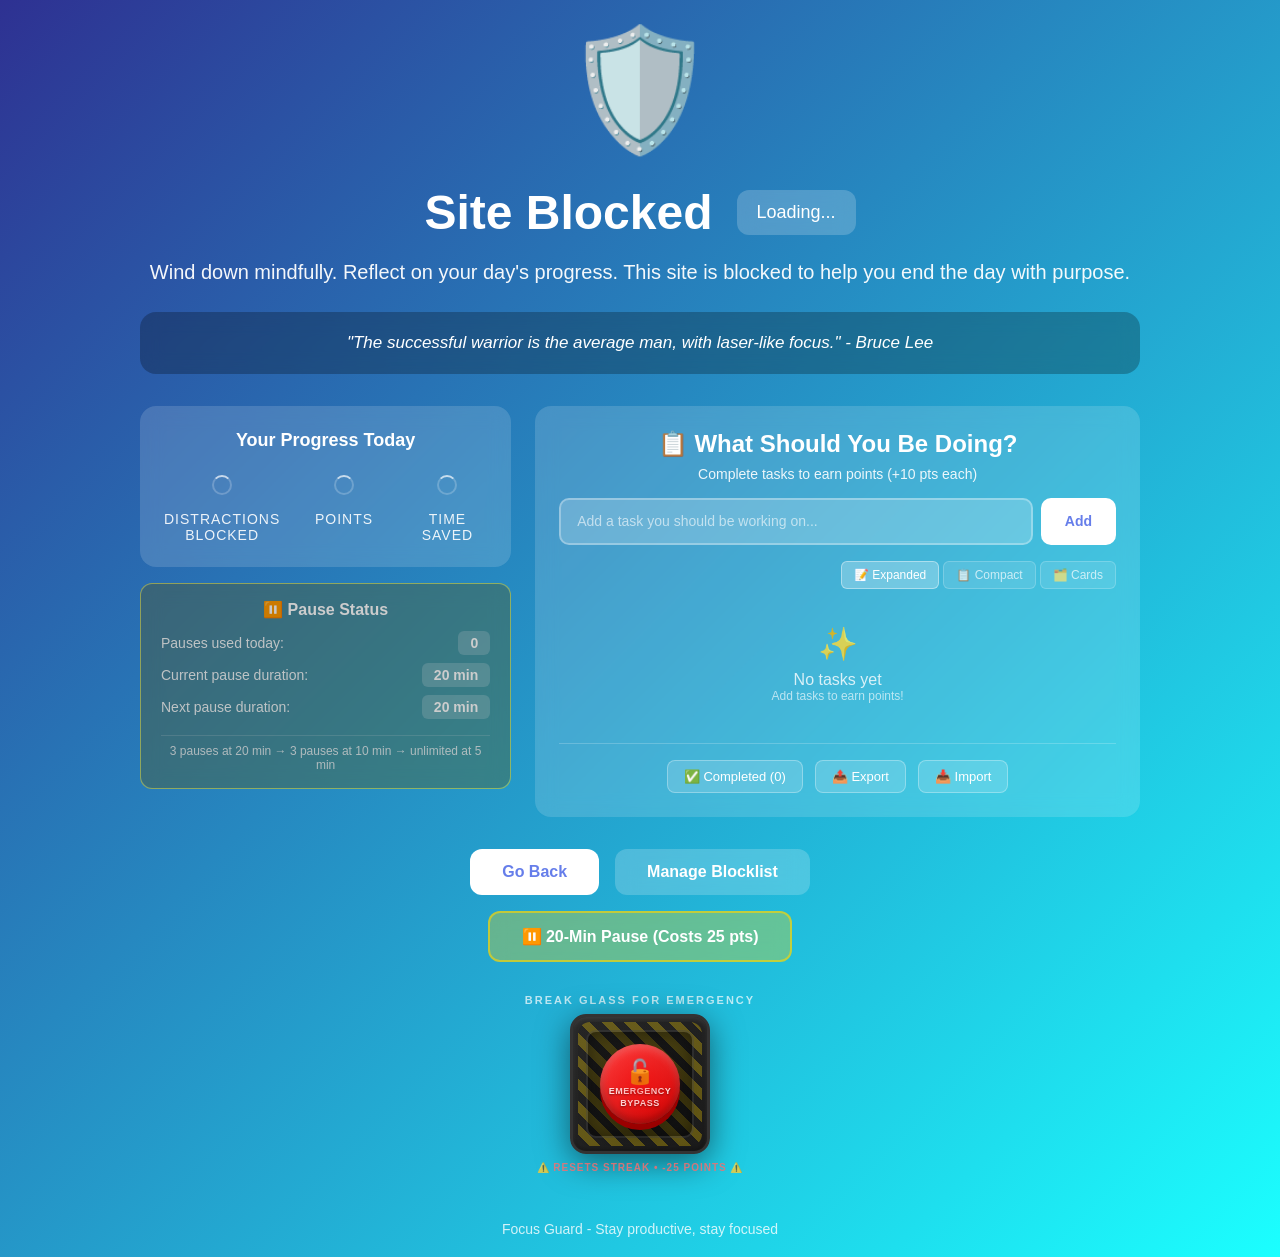
<file: blocked.html>
<!DOCTYPE html>
<html lang="en">
<head>
  <meta charset="UTF-8">
  <meta name="viewport" content="width=device-width, initial-scale=1.0">
  <title>Site Blocked - Focus Guard</title>
  <style>
    * {
      margin: 0;
      padding: 0;
      box-sizing: border-box;
    }
    
    body {
      font-family: -apple-system, BlinkMacSystemFont, 'Segoe UI', Roboto, Helvetica, Arial, sans-serif;
      background: linear-gradient(135deg, #667eea 0%, #764ba2 100%);
      min-height: 100vh;
      display: flex;
      align-items: center;
      justify-content: center;
      color: white;
      padding: 20px;
    }
    
    body.morning {
      background: linear-gradient(135deg, #FDB99B 0%, #F77062 50%, #C83E73 100%);
    }
    
    body.afternoon {
      background: linear-gradient(135deg, #667eea 0%, #764ba2 100%);
    }
    
    body.evening {
      background: linear-gradient(135deg, #2E3192 0%, #1BFFFF 100%);
    }
    
    .container {
      max-width: 1000px;
      text-align: center;
    }

    /* Header row with title and blocked URL side by side */
    .header-row {
      display: flex;
      align-items: center;
      justify-content: center;
      gap: 24px;
      flex-wrap: wrap;
      margin-bottom: 16px;
    }

    .header-row h1 {
      margin-bottom: 0;
    }

    /* Main content row with stats (left) and todo (right) side by side */
    .main-content-row {
      display: flex;
      gap: 24px;
      margin: 32px 0;
      align-items: flex-start;
    }

    .left-column {
      flex: 1;
      min-width: 280px;
      display: flex;
      flex-direction: column;
      gap: 16px;
    }

    .main-content-row .stats {
      margin-bottom: 0;
    }

    .main-content-row .pause-indicator {
      margin-top: 0;
    }

    .main-content-row .todo-section {
      flex: 1.5;
      min-width: 320px;
      margin-top: 0;
    }

    @media (max-width: 768px) {
      .header-row {
        flex-direction: column;
        gap: 16px;
      }

      .main-content-row {
        flex-direction: column;
      }

      .left-column,
      .main-content-row .todo-section {
        min-width: 100%;
      }
    }
    
    .icon {
      font-size: 120px;
      margin-bottom: 24px;
      animation: pulse 2s ease-in-out infinite;
    }
    
    @keyframes pulse {
      0%, 100% { transform: scale(1); }
      50% { transform: scale(1.05); }
    }
    
    h1 {
      font-size: 48px;
      font-weight: 700;
      margin-bottom: 16px;
    }
    
    .blocked-url {
      background: rgba(255, 255, 255, 0.2);
      padding: 12px 20px;
      border-radius: 12px;
      font-size: 18px;
      font-weight: 500;
      word-break: break-all;
      backdrop-filter: blur(10px);
    }
    
    .message {
      font-size: 20px;
      margin-bottom: 24px;
      opacity: 0.95;
      line-height: 1.6;
    }
    
    .stats {
      background: rgba(255, 255, 255, 0.15);
      padding: 24px;
      border-radius: 16px;
      margin-bottom: 32px;
      backdrop-filter: blur(10px);
    }
    
    .stats-grid {
      display: grid;
      grid-template-columns: repeat(3, 1fr);
      gap: 24px;
      margin-top: 16px;
    }
    
    .stat-item {
      text-align: center;
    }
    
    .stat-value {
      font-size: 36px;
      font-weight: 700;
      margin-bottom: 8px;
    }
    
    .stat-label {
      font-size: 14px;
      opacity: 0.9;
      text-transform: uppercase;
      letter-spacing: 1px;
    }
    
    .quote {
      font-style: italic;
      margin-bottom: 24px;
      font-size: 17px;
      background: rgba(0, 0, 0, 0.25);
      padding: 18px 24px;
      border-radius: 16px;
      backdrop-filter: blur(10px);
      line-height: 1.5;
    }
    
    .buttons {
      display: flex;
      gap: 16px;
      justify-content: center;
      flex-wrap: wrap;
    }
    
    .btn {
      padding: 14px 32px;
      border: none;
      border-radius: 12px;
      font-size: 16px;
      font-weight: 600;
      cursor: pointer;
      transition: all 0.2s ease;
      text-decoration: none;
      display: inline-block;
    }
    
    .btn-primary {
      background: white;
      color: #667eea;
    }
    
    .btn-primary:hover {
      transform: translateY(-2px);
      box-shadow: 0 8px 16px rgba(0,0,0,0.2);
    }
    
    .btn-secondary {
      background: rgba(255, 255, 255, 0.2);
      color: white;
      backdrop-filter: blur(10px);
    }
    
    .btn-secondary:hover {
      background: rgba(255, 255, 255, 0.3);
    }
    
    .footer {
      margin-top: 48px;
      font-size: 14px;
      opacity: 0.8;
    }
    
    .modal {
      display: none;
      position: fixed;
      top: 0;
      left: 0;
      width: 100%;
      height: 100%;
      background: rgba(0, 0, 0, 0.7);
      z-index: 1000;
      justify-content: center;
      align-items: center;
      animation: fadeIn 0.3s ease;
    }
    
    .modal.active {
      display: flex;
    }
    
    @keyframes fadeIn {
      from { opacity: 0; }
      to { opacity: 1; }
    }
    
    .modal-content {
      background: white;
      padding: 40px;
      border-radius: 24px;
      max-width: 500px;
      width: 90%;
      color: #1d1d1f;
      animation: slideUp 0.3s ease;
      box-shadow: 0 20px 60px rgba(0, 0, 0, 0.3);
    }
    
    @keyframes slideUp {
      from { transform: translateY(50px); opacity: 0; }
      to { transform: translateY(0); opacity: 1; }
    }
    
    .modal-header {
      text-align: center;
      margin-bottom: 24px;
    }
    
    .modal-icon {
      font-size: 64px;
      margin-bottom: 16px;
    }
    
    .modal-title {
      font-size: 24px;
      font-weight: 700;
      color: #1d1d1f;
      margin-bottom: 8px;
    }
    
    .modal-subtitle {
      color: #6e6e73;
      font-size: 14px;
    }
    
    .modal-body {
      margin-bottom: 24px;
    }
    
    .challenge-question {
      background: #f5f5f7;
      padding: 20px;
      border-radius: 12px;
      margin-bottom: 16px;
      font-size: 16px;
      font-weight: 500;
      color: #1d1d1f;
      line-height: 1.6;
    }
    
    .modal-input {
      width: 100%;
      padding: 16px;
      border: 2px solid #d2d2d7;
      border-radius: 12px;
      font-size: 14px;
      font-family: inherit;
      margin-bottom: 16px;
      transition: border-color 0.2s ease;
    }
    
    .modal-input:focus {
      outline: none;
      border-color: #667eea;
    }
    
    .modal-textarea {
      min-height: 100px;
      resize: vertical;
    }
    
    .phrase-to-type {
      background: #fff3cd;
      border: 2px solid #ffc107;
      padding: 16px;
      border-radius: 12px;
      text-align: center;
      font-weight: 600;
      font-size: 16px;
      margin-bottom: 16px;
      color: #856404;
    }
    
    .modal-buttons {
      display: flex;
      gap: 12px;
    }
    
    .modal-btn {
      flex: 1;
      padding: 14px;
      border: none;
      border-radius: 12px;
      font-size: 16px;
      font-weight: 600;
      cursor: pointer;
      transition: all 0.2s ease;
    }
    
    .modal-btn-primary {
      background: #667eea;
      color: white;
    }
    
    .modal-btn-primary:hover:not(:disabled) {
      background: #5568d3;
    }
    
    .modal-btn-primary:disabled {
      opacity: 0.5;
      cursor: not-allowed;
    }
    
    .modal-btn-secondary {
      background: #f5f5f7;
      color: #1d1d1f;
    }
    
    .modal-btn-secondary:hover {
      background: #e8e8ed;
    }
    
    .error-message {
      color: #ff3b30;
      font-size: 13px;
      margin-top: 8px;
      text-align: center;
    }
    
    .warning-text {
      background: #fff3cd;
      border-left: 4px solid #ffc107;
      padding: 12px 16px;
      margin-bottom: 16px;
      border-radius: 8px;
      font-size: 13px;
      color: #856404;
    }
    
    /* Todo List Styles */
    .todo-section {
      background: rgba(255, 255, 255, 0.15);
      padding: 24px;
      border-radius: 16px;
      margin-top: 32px;
      backdrop-filter: blur(10px);
      text-align: left;
    }
    
    .todo-input-container {
      display: flex;
      gap: 8px;
      margin-bottom: 16px;
    }
    
    .todo-input {
      flex: 1;
      padding: 12px 16px;
      border: 2px solid rgba(255, 255, 255, 0.3);
      border-radius: 10px;
      font-size: 14px;
      font-family: inherit;
      background: rgba(255, 255, 255, 0.2);
      color: white;
      transition: all 0.2s ease;
      resize: none;
      min-height: 44px;
      max-height: 120px;
      overflow-y: auto;
      line-height: 1.4;
    }

    .todo-input::placeholder {
      color: rgba(255, 255, 255, 0.6);
    }

    .todo-input:focus {
      outline: none;
      border-color: rgba(255, 255, 255, 0.6);
      background: rgba(255, 255, 255, 0.25);
    }
    
    .todo-add-btn {
      padding: 12px 24px;
      background: white;
      color: #667eea;
      border: none;
      border-radius: 10px;
      font-size: 14px;
      font-weight: 600;
      cursor: pointer;
      transition: all 0.2s ease;
    }
    
    .todo-add-btn:hover {
      transform: translateY(-2px);
      box-shadow: 0 4px 12px rgba(0, 0, 0, 0.2);
    }
    
    .todo-list {
      list-style: none;
      max-height: 250px;
      overflow-y: auto;
    }
    
    .todo-item {
      display: flex;
      align-items: center;
      gap: 12px;
      padding: 12px 16px;
      background: rgba(255, 255, 255, 0.1);
      border-radius: 10px;
      margin-bottom: 8px;
      transition: all 0.2s ease;
    }
    
    .todo-item:hover {
      background: rgba(255, 255, 255, 0.15);
    }
    
    .todo-item.completed {
      opacity: 0.6;
    }
    
    .todo-item.completed .todo-text {
      text-decoration: line-through;
    }
    
    .todo-checkbox {
      width: 24px;
      height: 24px;
      border: 2px solid rgba(255, 255, 255, 0.5);
      border-radius: 50%;
      cursor: pointer;
      display: flex;
      align-items: center;
      justify-content: center;
      transition: all 0.2s ease;
      flex-shrink: 0;
    }
    
    .todo-checkbox:hover {
      border-color: white;
      background: rgba(255, 255, 255, 0.2);
    }
    
    .todo-checkbox.checked {
      background: #34c759;
      border-color: #34c759;
    }
    
    .todo-checkbox.checked::after {
      content: "✓";
      color: white;
      font-size: 14px;
      font-weight: bold;
    }
    
    .todo-text {
      flex: 1;
      font-size: 14px;
      word-break: break-word;
      line-height: 1.4;
      white-space: pre-wrap;
    }

    /* Compact view - truncate long tasks */
    .todo-list.view-compact .todo-text {
      overflow: hidden;
      text-overflow: ellipsis;
      white-space: nowrap;
      max-width: 100%;
    }

    /* Expanded view - show full task (default) */
    .todo-list.view-expanded .todo-text {
      white-space: pre-wrap;
      overflow: visible;
    }

    /* Card view - each task as a card */
    .todo-list.view-cards {
      display: grid;
      grid-template-columns: repeat(auto-fill, minmax(200px, 1fr));
      gap: 12px;
      max-height: 350px;
    }

    .todo-list.view-cards .todo-item {
      flex-direction: column;
      align-items: flex-start;
      min-height: 80px;
      margin-bottom: 0;
    }

    .todo-list.view-cards .todo-text {
      margin: 8px 0;
      display: -webkit-box;
      -webkit-line-clamp: 4;
      -webkit-box-orient: vertical;
      overflow: hidden;
      white-space: normal;
    }

    .todo-list.view-cards .todo-checkbox {
      position: absolute;
      top: 12px;
      left: 12px;
    }

    .todo-list.view-cards .todo-delete {
      position: absolute;
      top: 8px;
      right: 8px;
    }

    .todo-list.view-cards .todo-item {
      position: relative;
      padding-left: 48px;
      padding-right: 36px;
    }

    /* View toggle styles */
    .view-toggle-container {
      display: flex;
      justify-content: flex-end;
      gap: 4px;
      margin-bottom: 12px;
    }

    .view-toggle-btn {
      padding: 6px 12px;
      background: rgba(255, 255, 255, 0.1);
      border: 1px solid rgba(255, 255, 255, 0.2);
      border-radius: 6px;
      color: rgba(255, 255, 255, 0.7);
      font-size: 12px;
      cursor: pointer;
      transition: all 0.2s ease;
    }

    .view-toggle-btn:hover {
      background: rgba(255, 255, 255, 0.15);
      color: white;
    }

    .view-toggle-btn.active {
      background: rgba(255, 255, 255, 0.25);
      border-color: rgba(255, 255, 255, 0.4);
      color: white;
    }
    
    .todo-delete {
      background: none;
      border: none;
      color: rgba(255, 255, 255, 0.5);
      cursor: pointer;
      font-size: 18px;
      padding: 4px 8px;
      border-radius: 6px;
      transition: all 0.2s ease;
    }
    
    .todo-delete:hover {
      color: #ff6b6b;
      background: rgba(255, 107, 107, 0.2);
    }
    
    .todo-empty {
      text-align: center;
      padding: 24px;
      opacity: 0.8;
    }
    
    .todo-actions {
      display: flex;
      gap: 12px;
      justify-content: center;
      margin-top: 16px;
      padding-top: 16px;
      border-top: 1px solid rgba(255, 255, 255, 0.2);
    }
    
    .todo-action-btn {
      padding: 8px 16px;
      background: rgba(255, 255, 255, 0.15);
      color: white;
      border: 1px solid rgba(255, 255, 255, 0.3);
      border-radius: 8px;
      font-size: 13px;
      font-weight: 500;
      cursor: pointer;
      transition: all 0.2s ease;
    }
    
    .todo-action-btn:hover {
      background: rgba(255, 255, 255, 0.25);
      border-color: rgba(255, 255, 255, 0.5);
    }

    .todo-action-btn.active {
      background: rgba(52, 199, 89, 0.3);
      border-color: rgba(52, 199, 89, 0.6);
    }
    
    .todo-points-badge {
      background: #34c759;
      color: white;
      padding: 2px 8px;
      border-radius: 10px;
      font-size: 11px;
      font-weight: 600;
      margin-left: 8px;
      animation: pop 0.3s ease;
    }
    
    @keyframes pop {
      0% { transform: scale(0); }
      50% { transform: scale(1.2); }
      100% { transform: scale(1); }
    }

    /* Pause Indicator Styles */
    .pause-indicator {
      background: rgba(255, 215, 0, 0.15);
      border: 1px solid rgba(255, 215, 0, 0.4);
      padding: 16px 20px;
      border-radius: 12px;
      margin-top: 24px;
      backdrop-filter: blur(10px);
    }

    .pause-indicator-title {
      font-size: 16px;
      font-weight: 600;
      margin-bottom: 12px;
      text-align: center;
    }

    .pause-indicator-content {
      display: flex;
      flex-direction: column;
      gap: 8px;
    }

    .pause-indicator-item {
      display: flex;
      justify-content: space-between;
      align-items: center;
      font-size: 14px;
    }

    .pause-indicator-label {
      opacity: 0.9;
    }

    .pause-indicator-value {
      font-weight: 600;
      background: rgba(255, 255, 255, 0.2);
      padding: 4px 12px;
      border-radius: 6px;
    }

    .pause-indicator-tier {
      font-size: 12px;
      opacity: 0.8;
      text-align: center;
      margin-top: 8px;
      padding-top: 8px;
      border-top: 1px solid rgba(255, 255, 255, 0.2);
    }

    /* Todo Edit Styles */
    .todo-edit-input {
      flex: 1;
      padding: 8px 12px;
      border: 2px solid rgba(255, 255, 255, 0.5);
      border-radius: 8px;
      font-size: 14px;
      font-family: inherit;
      background: rgba(255, 255, 255, 0.2);
      color: white;
      resize: none;
      min-height: 32px;
      max-height: 100px;
      line-height: 1.4;
    }

    .todo-edit-input:focus {
      outline: none;
      border-color: rgba(255, 255, 255, 0.8);
      background: rgba(255, 255, 255, 0.25);
    }

    .todo-edit-actions {
      display: flex;
      gap: 6px;
      margin-left: 8px;
    }

    .todo-edit-btn {
      padding: 6px 12px;
      border: none;
      border-radius: 6px;
      font-size: 12px;
      font-weight: 600;
      cursor: pointer;
      transition: all 0.2s ease;
    }

    .todo-edit-save {
      background: #34c759;
      color: white;
    }

    .todo-edit-save:hover {
      background: #2db84d;
    }

    .todo-edit-cancel {
      background: rgba(255, 255, 255, 0.2);
      color: white;
    }

    .todo-edit-cancel:hover {
      background: rgba(255, 255, 255, 0.3);
    }

    .todo-text {
      cursor: pointer;
    }

    .todo-text:hover:not(.editing) {
      text-decoration: underline;
      text-decoration-style: dotted;
      text-underline-offset: 3px;
    }

    .todo-item.editing {
      background: rgba(255, 255, 255, 0.2);
    }

    .todo-item.editing .todo-checkbox,
    .todo-item.editing .todo-delete {
      display: none;
    }

    /* Emergency Button - Factory Style */
    .emergency-container {
      margin-top: 32px;
      display: flex;
      flex-direction: column;
      align-items: center;
      gap: 8px;
    }

    .emergency-label {
      font-size: 11px;
      text-transform: uppercase;
      letter-spacing: 2px;
      opacity: 0.7;
      font-weight: 600;
    }

    .emergency-button-wrapper {
      position: relative;
      width: 140px;
      height: 140px;
    }

    /* Outer housing - like a factory button mount */
    .emergency-housing {
      position: absolute;
      inset: 0;
      background: linear-gradient(145deg, #2a2a2a, #1a1a1a);
      border-radius: 16px;
      box-shadow:
        0 8px 32px rgba(0, 0, 0, 0.5),
        inset 0 2px 4px rgba(255, 255, 255, 0.1),
        inset 0 -2px 4px rgba(0, 0, 0, 0.3);
      border: 3px solid #333;
    }

    /* Warning stripes */
    .emergency-stripes {
      position: absolute;
      inset: 8px;
      border-radius: 12px;
      background: repeating-linear-gradient(
        45deg,
        #1a1a1a,
        #1a1a1a 8px,
        #ffd700 8px,
        #ffd700 16px
      );
      opacity: 0.3;
    }

    /* Glass cover effect */
    .emergency-glass {
      position: absolute;
      inset: 16px;
      background: rgba(0, 0, 0, 0.3);
      border-radius: 10px;
      border: 2px solid rgba(255, 255, 255, 0.1);
      box-shadow: inset 0 0 20px rgba(0, 0, 0, 0.5);
    }

    /* The actual button */
    .emergency-btn {
      position: absolute;
      top: 50%;
      left: 50%;
      transform: translate(-50%, -50%);
      width: 80px;
      height: 80px;
      border-radius: 50%;
      border: none;
      cursor: pointer;
      background: linear-gradient(145deg, #ff4444, #cc0000);
      box-shadow:
        0 6px 0 #990000,
        0 8px 20px rgba(0, 0, 0, 0.4),
        inset 0 -4px 8px rgba(0, 0, 0, 0.3),
        inset 0 4px 8px rgba(255, 255, 255, 0.2);
      transition: all 0.1s ease;
      display: flex;
      flex-direction: column;
      align-items: center;
      justify-content: center;
      gap: 2px;
    }

    .emergency-btn:hover {
      background: linear-gradient(145deg, #ff5555, #dd1111);
      box-shadow:
        0 6px 0 #990000,
        0 8px 25px rgba(255, 0, 0, 0.4),
        inset 0 -4px 8px rgba(0, 0, 0, 0.3),
        inset 0 4px 8px rgba(255, 255, 255, 0.2);
    }

    .emergency-btn:active {
      transform: translate(-50%, -50%) translateY(4px);
      box-shadow:
        0 2px 0 #990000,
        0 4px 10px rgba(0, 0, 0, 0.4),
        inset 0 -2px 4px rgba(0, 0, 0, 0.3),
        inset 0 2px 4px rgba(255, 255, 255, 0.2);
    }

    .emergency-btn-icon {
      font-size: 24px;
      line-height: 1;
    }

    .emergency-btn-text {
      font-size: 9px;
      font-weight: 800;
      color: white;
      text-transform: uppercase;
      letter-spacing: 0.5px;
      text-shadow: 0 1px 2px rgba(0, 0, 0, 0.5);
    }

    /* Pulsing glow effect */
    .emergency-btn::before {
      content: '';
      position: absolute;
      inset: -4px;
      border-radius: 50%;
      background: radial-gradient(circle, rgba(255, 0, 0, 0.4) 0%, transparent 70%);
      animation: emergencyPulse 2s ease-in-out infinite;
      pointer-events: none;
    }

    @keyframes emergencyPulse {
      0%, 100% {
        opacity: 0.3;
        transform: scale(1);
      }
      50% {
        opacity: 0.6;
        transform: scale(1.1);
      }
    }

    /* Warning text below button */
    .emergency-warning {
      font-size: 10px;
      color: #ff6b6b;
      text-transform: uppercase;
      letter-spacing: 1px;
      font-weight: 600;
      opacity: 0.8;
    }

    /* Loading States */
    .loading-spinner {
      display: inline-block;
      width: 20px;
      height: 20px;
      border: 2px solid rgba(255, 255, 255, 0.3);
      border-radius: 50%;
      border-top-color: white;
      animation: spin 0.8s linear infinite;
    }

    @keyframes spin {
      to { transform: rotate(360deg); }
    }

    .section-loading {
      position: relative;
      pointer-events: none;
    }

    .section-loading::after {
      content: '';
      position: absolute;
      inset: 0;
      background: rgba(0, 0, 0, 0.2);
      border-radius: inherit;
      display: flex;
      align-items: center;
      justify-content: center;
    }

    .loading {
      opacity: 0.7;
    }

    .stat-value.loading {
      min-height: 36px;
      display: flex;
      align-items: center;
      justify-content: center;
    }
  </style>
</head>
<body>
  <div class="container">
    <!-- 1. Icon -->
    <div class="icon">🛡️</div>

    <!-- 2 & 4. Title and Blocked URL side-by-side -->
    <div class="header-row">
      <h1>Site Blocked</h1>
      <div class="blocked-url" id="blockedUrl">Loading...</div>
    </div>

    <!-- 3. Time Message -->
    <p class="message" id="timeMessage">This site is on your blocklist to help you stay focused and productive.</p>

    <!-- 5 (was 8). Quote -->
    <div class="quote">
      "The successful warrior is the average man, with laser-like focus." - Bruce Lee
    </div>

    <!-- User Goal Section (hidden by default) -->
    <div id="userGoalSection" style="display: none; background: rgba(255, 255, 255, 0.2); padding: 16px 24px; border-radius: 12px; margin: 24px 0; backdrop-filter: blur(10px);">
      <div style="font-size: 14px; opacity: 0.9; margin-bottom: 4px;">Your Goal:</div>
      <div style="font-size: 18px; font-weight: 600;" id="userGoal"></div>
    </div>

    <!-- 6 & 7. Stats + Pause Indicator (left) and Todo List (right) side-by-side -->
    <div class="main-content-row">
      <!-- LEFT COLUMN: Stats and Pause Indicator -->
      <div class="left-column">
        <div class="stats">
          <div style="font-size: 18px; font-weight: 600; margin-bottom: 8px;">Your Progress Today</div>
          <div class="stats-grid">
            <div class="stat-item">
              <div class="stat-value" id="totalBlocks">0</div>
              <div class="stat-label">Distractions Blocked</div>
            </div>
            <div class="stat-item">
              <div class="stat-value" id="currentPoints">0</div>
              <div class="stat-label">Points</div>
            </div>
            <div class="stat-item">
              <div class="stat-value" id="timeSaved">0m</div>
              <div class="stat-label">Time Saved</div>
            </div>
          </div>
        </div>

        <!-- Pause Info Indicator (now in left column) -->
        <div class="pause-indicator" id="pauseIndicator">
          <div class="pause-indicator-title">⏸️ Pause Status</div>
          <div class="pause-indicator-content">
            <div class="pause-indicator-item">
              <span class="pause-indicator-label">Pauses used today:</span>
              <span class="pause-indicator-value" id="pauseCountToday">0</span>
            </div>
            <div class="pause-indicator-item">
              <span class="pause-indicator-label">Current pause duration:</span>
              <span class="pause-indicator-value" id="currentPauseDuration">20 min</span>
            </div>
            <div class="pause-indicator-item">
              <span class="pause-indicator-label">Next pause duration:</span>
              <span class="pause-indicator-value" id="nextPauseDuration">20 min</span>
            </div>
            <div class="pause-indicator-tier" id="pauseTierInfo">
              3 pauses at 20 min → 3 pauses at 10 min → unlimited at 5 min
            </div>
          </div>
        </div>
      </div>

      <!-- RIGHT COLUMN: Todo List -->
      <div class="todo-section">
        <h2 style="font-size: 24px; margin-bottom: 8px; text-align: center;">📋 What Should You Be Doing?</h2>
        <p style="opacity: 0.9; margin-bottom: 16px; font-size: 14px; text-align: center;">Complete tasks to earn points (+10 pts each)</p>

        <div class="todo-input-container">
          <textarea
            id="todoInput"
            class="todo-input"
            placeholder="Add a task you should be working on..."
            rows="1"
          ></textarea>
          <button class="todo-add-btn" id="addTodoBtn">Add</button>
        </div>

        <div class="view-toggle-container">
          <button class="view-toggle-btn active" data-view="expanded" title="Expanded View">📝 Expanded</button>
          <button class="view-toggle-btn" data-view="compact" title="Compact View">📋 Compact</button>
          <button class="view-toggle-btn" data-view="cards" title="Card View">🗂️ Cards</button>
        </div>

        <ul class="todo-list view-expanded" id="todoList"></ul>

        <div class="todo-empty" id="todoEmpty">
          <div style="font-size: 32px; margin-bottom: 8px;">✨</div>
          <div>No tasks yet</div>
          <div style="font-size: 12px; opacity: 0.8;">Add tasks to earn points!</div>
        </div>

        <!-- Import/Export/View Completed Buttons -->
        <div class="todo-actions">
          <button class="todo-action-btn" id="viewCompletedBtn">✅ Completed (0)</button>
          <button class="todo-action-btn" id="exportTodosBtn">📤 Export</button>
          <button class="todo-action-btn" id="importTodosBtn">📥 Import</button>
          <input type="file" id="importTodosFile" accept=".json" style="display: none;">
        </div>
      </div>
    </div>

    <!-- 9. Navigation Buttons -->
    <div class="buttons">
      <button class="btn btn-primary" id="backButton">Go Back</button>
      <button class="btn btn-secondary" id="settingsButton">Manage Blocklist</button>
    </div>

    <!-- 11. Pause Button -->
    <div style="margin-top: 16px; display: flex; gap: 12px; flex-wrap: wrap; justify-content: center;">
      <button class="btn btn-secondary" id="pauseButton" style="background: rgba(255, 215, 0, 0.3); border: 2px solid rgba(255, 215, 0, 0.6);">
        ⏸️ 20-Min Pause (Costs 25 pts)
      </button>
    </div>

    <!-- Emergency Access Button - Factory Style -->
    <div class="emergency-container">
      <div class="emergency-label">Break Glass for Emergency</div>
      <div class="emergency-button-wrapper">
        <div class="emergency-housing"></div>
        <div class="emergency-stripes"></div>
        <div class="emergency-glass"></div>
        <button class="emergency-btn" id="breakGlassButton">
          <span class="emergency-btn-icon">🔓</span>
          <span class="emergency-btn-text">Emergency</span>
          <span class="emergency-btn-text">Bypass</span>
        </button>
      </div>
      <div class="emergency-warning">⚠️ Resets streak • -25 points ⚠️</div>
    </div>

    <!-- 12. Footer -->
    <div class="footer">
      Focus Guard - Stay productive, stay focused
    </div>
  </div>
  
  <!-- Break Glass Modal -->
  <div class="modal" id="breakGlassModal">
    <div class="modal-content">
      <div class="modal-header">
        <div class="modal-icon">🚨</div>
        <div class="modal-title">Emergency Access</div>
        <div class="modal-subtitle">Think carefully before proceeding</div>
      </div>
      
      <div class="modal-body">
        <div class="warning-text">
          Warning: Bypassing blocks will reset your streak and reduce your productivity score by 25 points.
        </div>
        
        <div class="phrase-to-type" id="phraseToType">I am wasting my time</div>
        
        <input 
          type="text" 
          class="modal-input" 
          id="phraseInput" 
          placeholder="Type the phrase exactly as shown above"
          autocomplete="off"
        >
        
        <div class="error-message" id="phraseError"></div>
      </div>
      
      <div class="modal-buttons">
        <button class="modal-btn modal-btn-secondary" id="cancelBreakGlass">Cancel</button>
        <button class="modal-btn modal-btn-primary" id="confirmBreakGlass" disabled>Proceed Anyway</button>
      </div>
    </div>
  </div>
  
  <!-- Challenge Question Modal -->
  <div class="modal" id="challengeModal">
    <div class="modal-content">
      <div class="modal-header">
        <div class="modal-icon">🤔</div>
        <div class="modal-title">Quick Reflection</div>
        <div class="modal-subtitle">Before you proceed...</div>
      </div>
      
      <div class="modal-body">
        <div class="challenge-question" id="challengeQuestion">
          Why do you need to access this site right now?
        </div>
        
        <textarea 
          class="modal-input modal-textarea" 
          id="challengeAnswer" 
          placeholder="Type your honest answer here..."
        ></textarea>
        
        <div class="warning-text">
          Your answer will be logged. Be honest with yourself.
        </div>
      </div>
      
      <div class="modal-buttons">
        <button class="modal-btn modal-btn-secondary" id="cancelChallenge">Go Back</button>
        <button class="modal-btn modal-btn-primary" id="confirmChallenge">Continue to Site</button>
      </div>
    </div>
  </div>
  
  <script src="blocked.js"></script>
</body>
</html>
</file>
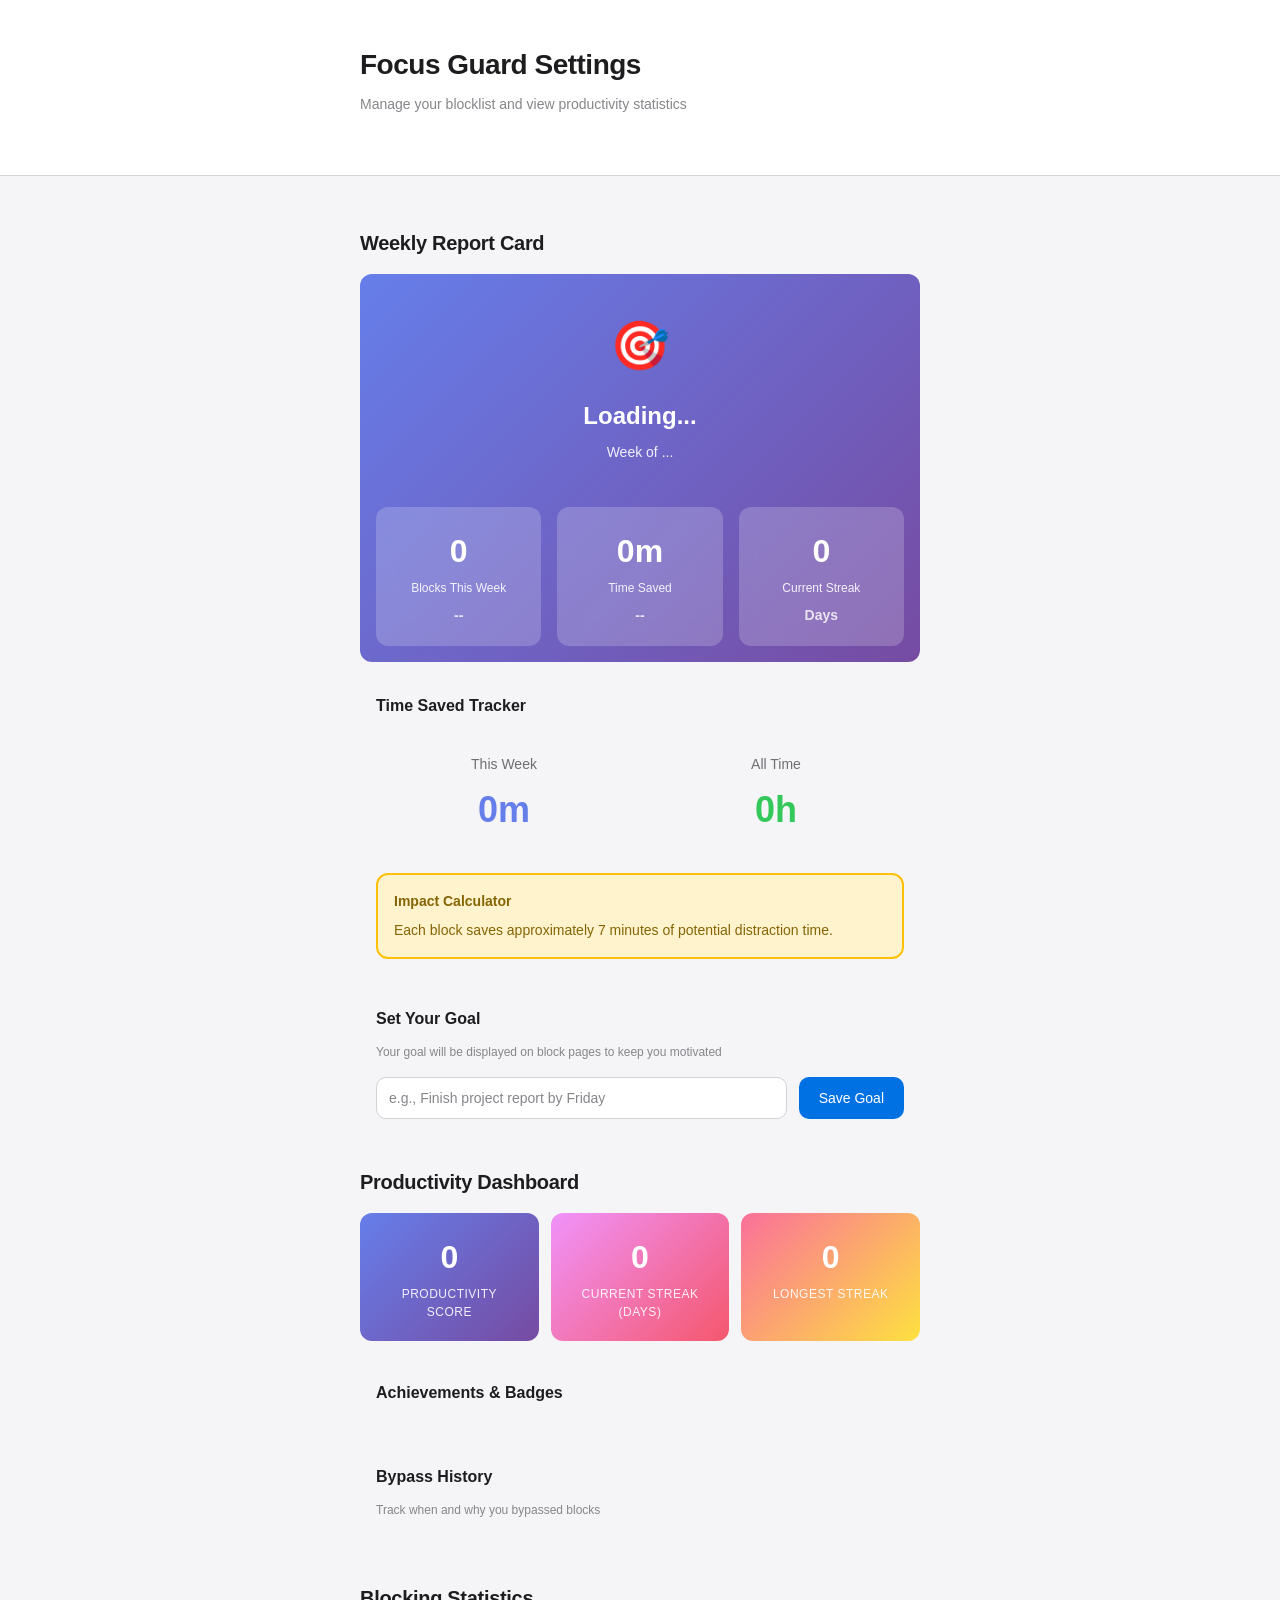
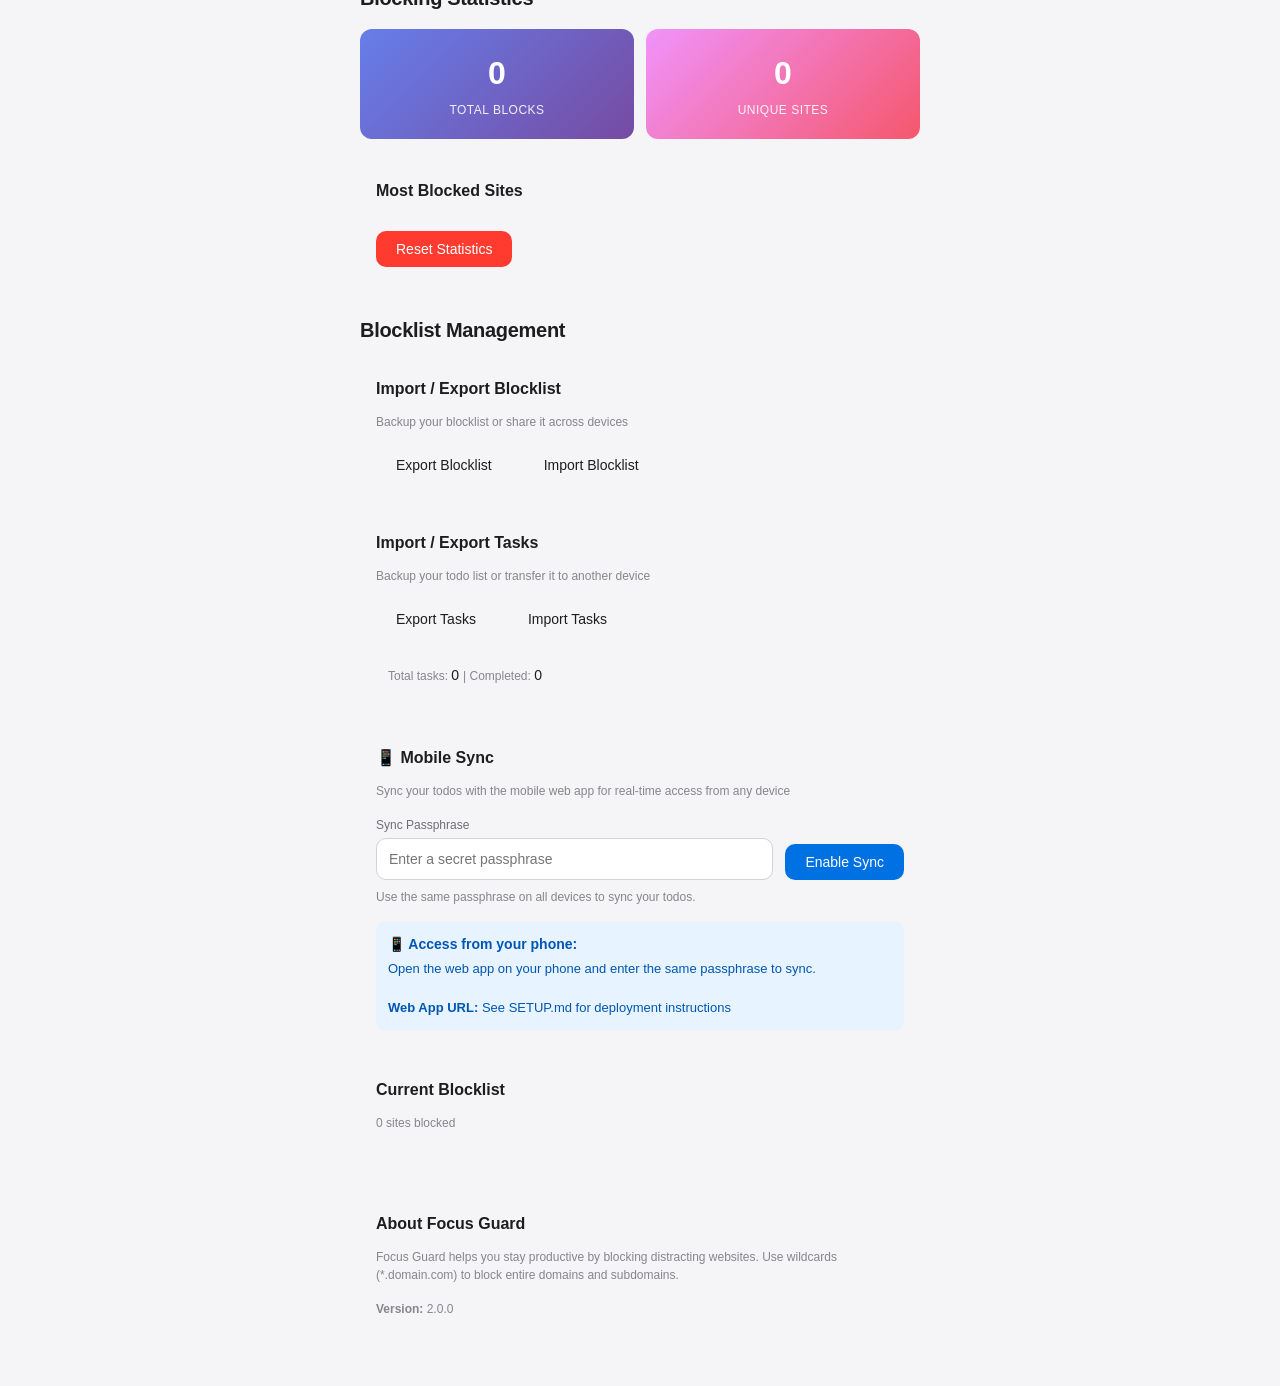
<file: options.html>
<!DOCTYPE html>
<html lang="en">
<head>
  <meta charset="UTF-8">
  <meta name="viewport" content="width=device-width, initial-scale=1.0">
  <title>Focus Guard - Settings</title>
  <link rel="stylesheet" href="styles.css">
  <style>
    body {
      background: #f5f5f7;
      min-height: 100vh;
    }
    
    .header {
      background: white;
      border-bottom: 1px solid #d2d2d7;
      padding: 24px 0;
      margin-bottom: 32px;
    }
    
    .import-export-buttons {
      display: flex;
      gap: 12px;
      margin-top: 16px;
    }
    
    .top-sites-list {
      background: white;
      border-radius: 12px;
      overflow: hidden;
    }
    
    .top-site-item {
      padding: 16px;
      border-bottom: 1px solid #f5f5f7;
      display: flex;
      justify-content: space-between;
      align-items: center;
    }
    
    .top-site-item:last-child {
      border-bottom: none;
    }
    
    .top-site-domain {
      font-weight: 500;
    }
    
    .top-site-count {
      background: #f5f5f7;
      padding: 4px 12px;
      border-radius: 12px;
      font-size: 13px;
      font-weight: 600;
      color: #667eea;
    }
    
    .reset-button {
      margin-top: 16px;
    }
    
    .badge-grid {
      display: grid;
      grid-template-columns: repeat(auto-fill, minmax(200px, 1fr));
      gap: 16px;
      margin-top: 16px;
    }
    
    .badge-item {
      background: linear-gradient(135deg, #667eea 0%, #764ba2 100%);
      color: white;
      padding: 20px;
      border-radius: 12px;
      text-align: center;
      position: relative;
      overflow: hidden;
    }
    
    .badge-item.locked {
      background: #e8e8ed;
      color: #86868b;
    }
    
    .badge-icon {
      font-size: 48px;
      margin-bottom: 8px;
    }
    
    .badge-name {
      font-weight: 600;
      font-size: 16px;
      margin-bottom: 4px;
    }
    
    .badge-description {
      font-size: 12px;
      opacity: 0.9;
    }
    
    .bypass-list {
      max-height: 400px;
      overflow-y: auto;
      margin-top: 16px;
    }
    
    .bypass-item {
      background: white;
      border: 1px solid #d2d2d7;
      border-radius: 10px;
      padding: 16px;
      margin-bottom: 12px;
    }
    
    .bypass-header {
      display: flex;
      justify-content: space-between;
      align-items: center;
      margin-bottom: 8px;
    }
    
    .bypass-domain {
      font-weight: 600;
      color: #1d1d1f;
    }
    
    .bypass-time {
      font-size: 12px;
      color: #86868b;
    }
    
    .bypass-reason {
      color: #6e6e73;
      font-size: 14px;
      font-style: italic;
      margin-top: 8px;
      padding: 8px;
      background: #f5f5f7;
      border-radius: 6px;
    }
    
    .empty-badges {
      text-align: center;
      padding: 40px 20px;
      color: #86868b;
    }
  </style>
</head>
<body>
  <div class="header">
    <div class="container">
      <h1>Focus Guard Settings</h1>
      <p class="text-muted">Manage your blocklist and view productivity statistics</p>
    </div>
  </div>
  
  <div class="container">
    <!-- Weekly Report Card -->
    <div class="section">
      <h2>Weekly Report Card</h2>
      
      <div class="card" style="background: linear-gradient(135deg, #667eea 0%, #764ba2 100%); color: white; border: none;">
        <div style="text-align: center; padding: 20px 0;">
          <div style="font-size: 48px; margin-bottom: 16px;" id="reportEmoji">🎯</div>
          <div style="font-size: 24px; font-weight: 700; margin-bottom: 8px;" id="reportMessage">Loading...</div>
          <div style="font-size: 14px; opacity: 0.9;" id="reportWeek">Week of ...</div>
        </div>
        
        <div style="display: grid; grid-template-columns: repeat(auto-fit, minmax(150px, 1fr)); gap: 16px; margin-top: 24px;">
          <div style="background: rgba(255,255,255,0.2); padding: 20px; border-radius: 12px; text-align: center; backdrop-filter: blur(10px);">
            <div style="font-size: 32px; font-weight: 700;" id="weekBlocks">0</div>
            <div style="font-size: 12px; opacity: 0.9; margin-top: 4px;">Blocks This Week</div>
            <div style="font-size: 14px; font-weight: 600; margin-top: 8px; opacity: 0.8;" id="weekBlocksChange">--</div>
          </div>
          
          <div style="background: rgba(255,255,255,0.2); padding: 20px; border-radius: 12px; text-align: center; backdrop-filter: blur(10px);">
            <div style="font-size: 32px; font-weight: 700;" id="weekTimeSaved">0m</div>
            <div style="font-size: 12px; opacity: 0.9; margin-top: 4px;">Time Saved</div>
            <div style="font-size: 14px; font-weight: 600; margin-top: 8px; opacity: 0.8;" id="weekTimeSavedChange">--</div>
          </div>
          
          <div style="background: rgba(255,255,255,0.2); padding: 20px; border-radius: 12px; text-align: center; backdrop-filter: blur(10px);">
            <div style="font-size: 32px; font-weight: 700;" id="weekStreak">0</div>
            <div style="font-size: 12px; opacity: 0.9; margin-top: 4px;">Current Streak</div>
            <div style="font-size: 14px; font-weight: 600; margin-top: 8px; opacity: 0.8;">Days</div>
          </div>
        </div>
      </div>
      
      <!-- Time Saved Totals -->
      <div class="card">
        <h3>Time Saved Tracker</h3>
        <div style="display: grid; grid-template-columns: repeat(auto-fit, minmax(200px, 1fr)); gap: 16px; margin-top: 16px;">
          <div style="background: #f5f5f7; padding: 20px; border-radius: 12px; text-align: center;">
            <div style="font-size: 14px; color: #6e6e73; margin-bottom: 8px;">This Week</div>
            <div style="font-size: 36px; font-weight: 700; color: #667eea;" id="totalWeekTimeSaved">0m</div>
          </div>
          
          <div style="background: #f5f5f7; padding: 20px; border-radius: 12px; text-align: center;">
            <div style="font-size: 14px; color: #6e6e73; margin-bottom: 8px;">All Time</div>
            <div style="font-size: 36px; font-weight: 700; color: #34c759;" id="totalAllTimeSaved">0h</div>
          </div>
        </div>
        
        <div style="background: #fff3cd; border: 2px solid #ffc107; padding: 16px; border-radius: 12px; margin-top: 16px; color: #856404;">
          <div style="font-weight: 600; margin-bottom: 8px;">Impact Calculator</div>
          <div style="font-size: 14px;" id="impactMessage">Each block saves approximately 7 minutes of potential distraction time.</div>
        </div>
      </div>
      
      <!-- User Goal Setting -->
      <div class="card">
        <h3>Set Your Goal</h3>
        <p class="text-muted text-small">Your goal will be displayed on block pages to keep you motivated</p>
        <div style="margin-top: 16px; display: flex; gap: 12px;">
          <input 
            type="text" 
            id="userGoalInput" 
            placeholder="e.g., Finish project report by Friday"
            style="flex: 1; padding: 12px; border: 1px solid #d2d2d7; border-radius: 10px; font-size: 14px;"
            maxlength="100"
          >
          <button class="btn-primary" id="saveGoalButton">Save Goal</button>
        </div>
        <div id="currentGoal" style="margin-top: 12px; display: none;">
          <div style="font-size: 12px; color: #6e6e73; margin-bottom: 4px;">Current Goal:</div>
          <div style="font-weight: 500; color: #1d1d1f;" id="currentGoalText"></div>
        </div>
      </div>
    </div>
    
    <!-- Productivity Section -->
    <div class="section">
      <h2>Productivity Dashboard</h2>
      
      <div class="stat-grid">
        <div class="stat-card">
          <div class="stat-value" id="productivityScore">0</div>
          <div class="stat-label">Productivity Score</div>
        </div>
        <div class="stat-card secondary">
          <div class="stat-value" id="currentStreak">0</div>
          <div class="stat-label">Current Streak (Days)</div>
        </div>
        <div class="stat-card" style="background: linear-gradient(135deg, #fa709a 0%, #fee140 100%);">
          <div class="stat-value" id="longestStreak">0</div>
          <div class="stat-label">Longest Streak</div>
        </div>
      </div>
      
      <!-- Badges -->
      <div class="card">
        <h3>Achievements & Badges</h3>
        <div id="badgesList"></div>
      </div>
      
      <!-- Bypass Log -->
      <div class="card">
        <h3>Bypass History</h3>
        <p class="text-muted text-small">Track when and why you bypassed blocks</p>
        <div id="bypassLog"></div>
      </div>
    </div>
    
    <!-- Statistics Section -->
    <div class="section">
      <h2>Blocking Statistics</h2>
      
      <div class="stat-grid">
        <div class="stat-card">
          <div class="stat-value" id="totalBlocks">0</div>
          <div class="stat-label">Total Blocks</div>
        </div>
        <div class="stat-card secondary">
          <div class="stat-value" id="uniqueSites">0</div>
          <div class="stat-label">Unique Sites</div>
        </div>
      </div>
      
      <div class="card">
        <h3>Most Blocked Sites</h3>
        <div id="topSitesList"></div>
        <button class="btn-danger reset-button" id="resetStatsButton">Reset Statistics</button>
      </div>
    </div>
    
    <!-- Blocklist Management Section -->
    <div class="section">
      <h2>Blocklist Management</h2>
      
      <div class="card">
        <h3>Import / Export Blocklist</h3>
        <p class="text-muted text-small">Backup your blocklist or share it across devices</p>
        
        <div class="import-export-buttons">
          <button class="btn-secondary" id="exportButton">Export Blocklist</button>
          <button class="btn-secondary" id="importButton">Import Blocklist</button>
        </div>
        
        <input type="file" id="importFile" accept=".json" style="display: none;">
      </div>
      
      <div class="card">
        <h3>Import / Export Tasks</h3>
        <p class="text-muted text-small">Backup your todo list or transfer it to another device</p>

        <div class="import-export-buttons">
          <button class="btn-secondary" id="exportTodosButton">Export Tasks</button>
          <button class="btn-secondary" id="importTodosButton">Import Tasks</button>
        </div>

        <input type="file" id="importTodosFile" accept=".json" style="display: none;">

        <div id="todoStats" style="margin-top: 16px; padding: 12px; background: #f5f5f7; border-radius: 8px;">
          <span class="text-muted text-small">Total tasks: </span>
          <span id="totalTodosCount">0</span>
          <span class="text-muted text-small"> | Completed: </span>
          <span id="completedTodosCount">0</span>
        </div>
      </div>

      <!-- Firebase Sync Section -->
      <div class="card" id="syncCard">
        <h3>📱 Mobile Sync</h3>
        <p class="text-muted text-small">Sync your todos with the mobile web app for real-time access from any device</p>

        <div id="syncDisabled" style="margin-top: 16px;">
          <div style="display: flex; gap: 12px; align-items: flex-end;">
            <div style="flex: 1;">
              <label style="font-size: 12px; color: #6e6e73; display: block; margin-bottom: 4px;">Sync Passphrase</label>
              <input
                type="password"
                id="syncPassphrase"
                placeholder="Enter a secret passphrase"
                style="width: 100%; padding: 12px; border: 1px solid #d2d2d7; border-radius: 10px; font-size: 14px;"
              >
            </div>
            <button class="btn-primary" id="enableSyncBtn">Enable Sync</button>
          </div>
          <p class="text-muted text-small" style="margin-top: 8px;">
            Use the same passphrase on all devices to sync your todos.
          </p>
        </div>

        <div id="syncEnabled" style="display: none; margin-top: 16px;">
          <div style="display: flex; align-items: center; gap: 12px; padding: 12px; background: #d4edda; border-radius: 8px; margin-bottom: 12px;">
            <span style="color: #155724; font-size: 20px;">✅</span>
            <div>
              <div style="font-weight: 600; color: #155724;">Sync Enabled</div>
              <div style="font-size: 12px; color: #155724;">Your todos are syncing across devices</div>
            </div>
          </div>

          <div style="display: flex; gap: 12px;">
            <button class="btn-secondary" id="forceSyncBtn">Force Sync Now</button>
            <button class="btn-danger" id="disableSyncBtn">Disable Sync</button>
          </div>
        </div>

        <div style="margin-top: 16px; padding: 12px; background: #e7f3ff; border-radius: 8px;">
          <div style="font-weight: 600; color: #0056b3; margin-bottom: 4px;">📱 Access from your phone:</div>
          <div style="font-size: 13px; color: #0056b3;">
            Open the web app on your phone and enter the same passphrase to sync.
            <br><br>
            <strong>Web App URL:</strong> <span id="webAppUrl" style="word-break: break-all;">See SETUP.md for deployment instructions</span>
          </div>
        </div>
      </div>
      
      <div class="card">
        <h3>Current Blocklist</h3>
        <p class="text-muted text-small" id="blocklistCount">0 sites blocked</p>
        <div id="fullBlocklist"></div>
      </div>
    </div>
    
    <!-- About Section -->
    <div class="section">
      <div class="card">
        <h3>About Focus Guard</h3>
        <p class="text-muted text-small">
          Focus Guard helps you stay productive by blocking distracting websites. 
          Use wildcards (*.domain.com) to block entire domains and subdomains.
        </p>
        <p class="text-muted text-small" style="margin: 0;">
          <strong>Version:</strong> 2.0.0
        </p>
      </div>
    </div>
  </div>
  
  <script src="options.js"></script>
</body>
</html>
</file>
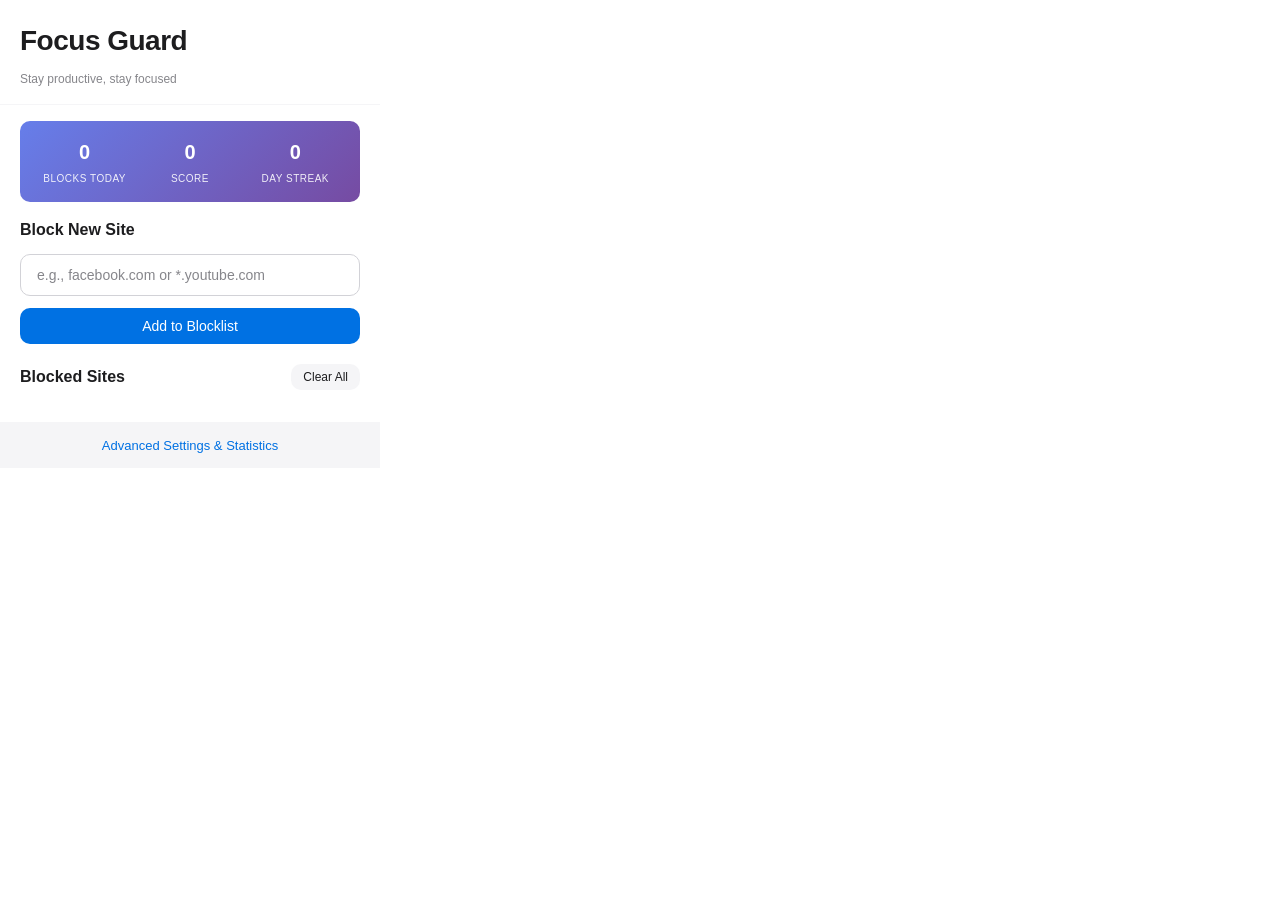
<file: popup.html>
<!DOCTYPE html>
<html lang="en">
<head>
  <meta charset="UTF-8">
  <meta name="viewport" content="width=device-width, initial-scale=1.0">
  <title>Focus Guard</title>
  <link rel="stylesheet" href="styles.css">
  <style>
    body {
      width: 380px;
      min-height: 400px;
      max-height: 600px;
    }
    
    .popup-header {
      padding: 20px 20px 16px;
      border-bottom: 1px solid #f5f5f7;
    }
    
    .popup-content {
      padding: 16px 20px;
      max-height: 450px;
      overflow-y: auto;
    }
    
    .add-site-form {
      margin-bottom: 20px;
    }
    
    .form-group {
      margin-bottom: 12px;
    }
    
    .blocklist-empty {
      text-align: center;
      padding: 40px 20px;
      color: #86868b;
    }
    
    .quick-stats {
      background: linear-gradient(135deg, #667eea 0%, #764ba2 100%);
      color: white;
      padding: 16px;
      border-radius: 10px;
      margin-bottom: 16px;
      display: grid;
      grid-template-columns: repeat(3, 1fr);
      gap: 8px;
      text-align: center;
    }
    
    .quick-stat-item {
      flex: 1;
    }
    
    .quick-stat-value {
      font-size: 20px;
      font-weight: 700;
    }
    
    .quick-stat-label {
      font-size: 10px;
      opacity: 0.9;
      text-transform: uppercase;
      letter-spacing: 0.5px;
      margin-top: 4px;
    }
    
    .footer-link {
      padding: 12px 20px;
      text-align: center;
      border-top: 1px solid #f5f5f7;
      background: #f5f5f7;
    }
    
    .footer-link a {
      color: #0071e3;
      text-decoration: none;
      font-size: 13px;
      font-weight: 500;
    }
    
    .footer-link a:hover {
      text-decoration: underline;
    }
  </style>
</head>
<body>
  <div class="popup-header">
    <h1>Focus Guard</h1>
    <p class="text-muted text-small" style="margin: 0;">Stay productive, stay focused</p>
  </div>
  
  <div class="popup-content">
    <!-- Quick Stats -->
    <div class="quick-stats">
      <div class="quick-stat-item">
        <div class="quick-stat-value" id="totalBlocks">0</div>
        <div class="quick-stat-label">Blocks Today</div>
      </div>
      <div class="quick-stat-item">
        <div class="quick-stat-value" id="productivityScore">0</div>
        <div class="quick-stat-label">Score</div>
      </div>
      <div class="quick-stat-item">
        <div class="quick-stat-value" id="currentStreak">0</div>
        <div class="quick-stat-label">Day Streak</div>
      </div>
    </div>
    
    <!-- Add Site Form -->
    <div class="add-site-form">
      <h3>Block New Site</h3>
      <div class="form-group">
        <input 
          type="text" 
          id="urlInput" 
          placeholder="e.g., facebook.com or *.youtube.com"
          autocomplete="off"
        >
      </div>
      <button class="btn-primary" id="addButton" style="width: 100%;">Add to Blocklist</button>
    </div>
    
    <!-- Blocklist -->
    <div class="blocklist-section">
      <div class="flex flex-between flex-center mb-16">
        <h3 style="margin: 0;">Blocked Sites</h3>
        <button class="btn-secondary btn-small" id="clearAllButton">Clear All</button>
      </div>
      
      <ul class="list" id="blocklist"></ul>
      
      <div class="blocklist-empty" id="emptyState" style="display: none;">
        <div style="font-size: 48px; margin-bottom: 12px;">🎯</div>
        <div>No sites blocked yet</div>
        <div class="text-small text-muted">Add websites above to start blocking distractions</div>
      </div>
    </div>
  </div>
  
  <div class="footer-link">
    <a href="#" id="openOptions">Advanced Settings & Statistics</a>
  </div>
  
  <script src="popup.js"></script>
</body>
</html>
</file>
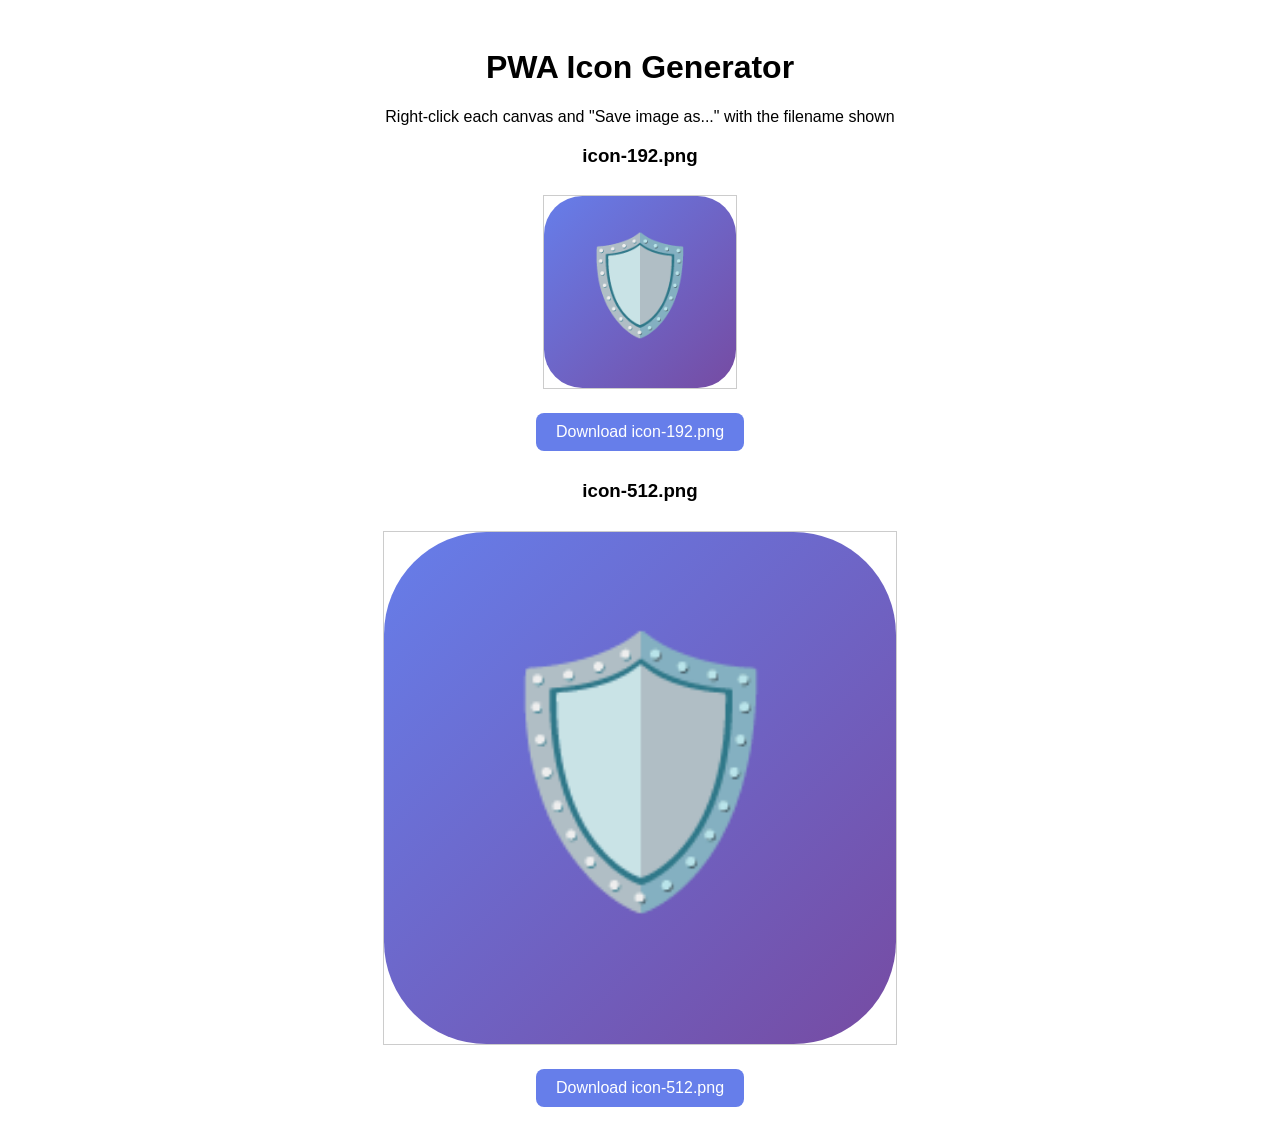
<file: web-app/create-icons.html>
<!DOCTYPE html>
<html>
<head>
  <title>Generate PWA Icons</title>
  <style>
    body {
      font-family: Arial, sans-serif;
      padding: 20px;
      text-align: center;
    }
    canvas {
      border: 1px solid #ccc;
      margin: 10px;
    }
    a {
      display: inline-block;
      margin: 10px;
      padding: 10px 20px;
      background: #667eea;
      color: white;
      text-decoration: none;
      border-radius: 8px;
    }
  </style>
</head>
<body>
  <h1>PWA Icon Generator</h1>
  <p>Right-click each canvas and "Save image as..." with the filename shown</p>

  <h3>icon-192.png</h3>
  <canvas id="icon192" width="192" height="192"></canvas>
  <br>
  <a id="download192" download="icon-192.png">Download icon-192.png</a>

  <h3>icon-512.png</h3>
  <canvas id="icon512" width="512" height="512"></canvas>
  <br>
  <a id="download512" download="icon-512.png">Download icon-512.png</a>

  <script>
    function drawIcon(canvas, size) {
      const ctx = canvas.getContext('2d');

      // Background gradient
      const gradient = ctx.createLinearGradient(0, 0, size, size);
      gradient.addColorStop(0, '#667eea');
      gradient.addColorStop(1, '#764ba2');

      // Draw rounded rectangle background
      const radius = size * 0.2;
      ctx.beginPath();
      ctx.roundRect(0, 0, size, size, radius);
      ctx.fillStyle = gradient;
      ctx.fill();

      // Draw shield emoji
      ctx.font = `${size * 0.5}px Arial`;
      ctx.textAlign = 'center';
      ctx.textBaseline = 'middle';
      ctx.fillText('🛡️', size/2, size/2);
    }

    // Draw icons
    const canvas192 = document.getElementById('icon192');
    const canvas512 = document.getElementById('icon512');

    drawIcon(canvas192, 192);
    drawIcon(canvas512, 512);

    // Set download links
    document.getElementById('download192').href = canvas192.toDataURL('image/png');
    document.getElementById('download512').href = canvas512.toDataURL('image/png');
  </script>
</body>
</html>
</file>
<file: styles.css>
/* Shared styles for Focus Guard - Minimal Apple-style design */

* {
  margin: 0;
  padding: 0;
  box-sizing: border-box;
}

body {
  font-family: -apple-system, BlinkMacSystemFont, 'Segoe UI', Roboto, Helvetica, Arial, sans-serif;
  font-size: 14px;
  line-height: 1.5;
  color: #1d1d1f;
  background: #ffffff;
}

.container {
  padding: 20px;
  max-width: 600px;
  margin: 0 auto;
}

h1 {
  font-size: 28px;
  font-weight: 600;
  margin-bottom: 8px;
  letter-spacing: -0.5px;
}

h2 {
  font-size: 20px;
  font-weight: 600;
  margin-bottom: 16px;
  letter-spacing: -0.3px;
}

h3 {
  font-size: 16px;
  font-weight: 600;
  margin-bottom: 12px;
  color: #1d1d1f;
}

p {
  color: #6e6e73;
  margin-bottom: 16px;
}

input[type="text"],
input[type="url"] {
  width: 100%;
  padding: 12px 16px;
  border: 1px solid #d2d2d7;
  border-radius: 10px;
  font-size: 14px;
  font-family: inherit;
  transition: border-color 0.2s ease;
  background: #ffffff;
}

input[type="text"]:focus,
input[type="url"]:focus {
  outline: none;
  border-color: #0071e3;
}

input[type="text"]::placeholder {
  color: #86868b;
}

button {
  padding: 10px 20px;
  border: none;
  border-radius: 10px;
  font-size: 14px;
  font-weight: 500;
  font-family: inherit;
  cursor: pointer;
  transition: all 0.2s ease;
}

.btn-primary {
  background: #0071e3;
  color: #ffffff;
}

.btn-primary:hover {
  background: #0077ed;
  transform: translateY(-1px);
}

.btn-primary:active {
  transform: translateY(0);
}

.btn-secondary {
  background: #f5f5f7;
  color: #1d1d1f;
}

.btn-secondary:hover {
  background: #e8e8ed;
}

.btn-danger {
  background: #ff3b30;
  color: #ffffff;
}

.btn-danger:hover {
  background: #ff453a;
}

.btn-small {
  padding: 6px 12px;
  font-size: 12px;
}

.card {
  background: #f5f5f7;
  border-radius: 12px;
  padding: 16px;
  margin-bottom: 16px;
}

.section {
  margin-bottom: 32px;
}

.list {
  list-style: none;
}

.list-item {
  background: #ffffff;
  border: 1px solid #d2d2d7;
  border-radius: 10px;
  padding: 12px 16px;
  margin-bottom: 8px;
  display: flex;
  align-items: center;
  justify-content: space-between;
  transition: background 0.2s ease;
}

.list-item:hover {
  background: #f5f5f7;
}

.list-item-content {
  flex: 1;
  display: flex;
  align-items: center;
  gap: 12px;
}

.list-item-text {
  flex: 1;
}

.list-item-url {
  font-weight: 500;
  color: #1d1d1f;
  word-break: break-all;
}

.list-item-actions {
  display: flex;
  gap: 8px;
}

.toggle {
  position: relative;
  width: 44px;
  height: 26px;
}

.toggle input {
  opacity: 0;
  width: 0;
  height: 0;
}

.toggle-slider {
  position: absolute;
  cursor: pointer;
  top: 0;
  left: 0;
  right: 0;
  bottom: 0;
  background-color: #d2d2d7;
  transition: 0.3s;
  border-radius: 26px;
}

.toggle-slider:before {
  position: absolute;
  content: "";
  height: 22px;
  width: 22px;
  left: 2px;
  bottom: 2px;
  background-color: white;
  transition: 0.3s;
  border-radius: 50%;
}

.toggle input:checked + .toggle-slider {
  background-color: #34c759;
}

.toggle input:checked + .toggle-slider:before {
  transform: translateX(18px);
}

.stat-grid {
  display: grid;
  grid-template-columns: repeat(auto-fit, minmax(150px, 1fr));
  gap: 12px;
  margin-bottom: 24px;
}

.stat-card {
  background: linear-gradient(135deg, #667eea 0%, #764ba2 100%);
  color: white;
  padding: 20px;
  border-radius: 12px;
  text-align: center;
}

.stat-card.secondary {
  background: linear-gradient(135deg, #f093fb 0%, #f5576c 100%);
}

.stat-value {
  font-size: 32px;
  font-weight: 700;
  margin-bottom: 4px;
}

.stat-label {
  font-size: 12px;
  opacity: 0.9;
  text-transform: uppercase;
  letter-spacing: 0.5px;
}

.stat-list {
  max-height: 200px;
  overflow-y: auto;
}

.stat-list-item {
  display: flex;
  justify-content: space-between;
  padding: 8px 0;
  border-bottom: 1px solid #f5f5f7;
}

.stat-list-item:last-child {
  border-bottom: none;
}

.empty-state {
  text-align: center;
  padding: 40px 20px;
  color: #86868b;
}

.empty-state-icon {
  font-size: 48px;
  margin-bottom: 16px;
}

.mt-16 { margin-top: 16px; }
.mb-16 { margin-bottom: 16px; }
.flex { display: flex; }
.flex-between { justify-content: space-between; }
.flex-center { align-items: center; }
.gap-8 { gap: 8px; }
.gap-12 { gap: 12px; }
.text-center { text-align: center; }
.text-muted { color: #86868b; }
.text-small { font-size: 12px; }
</file>
